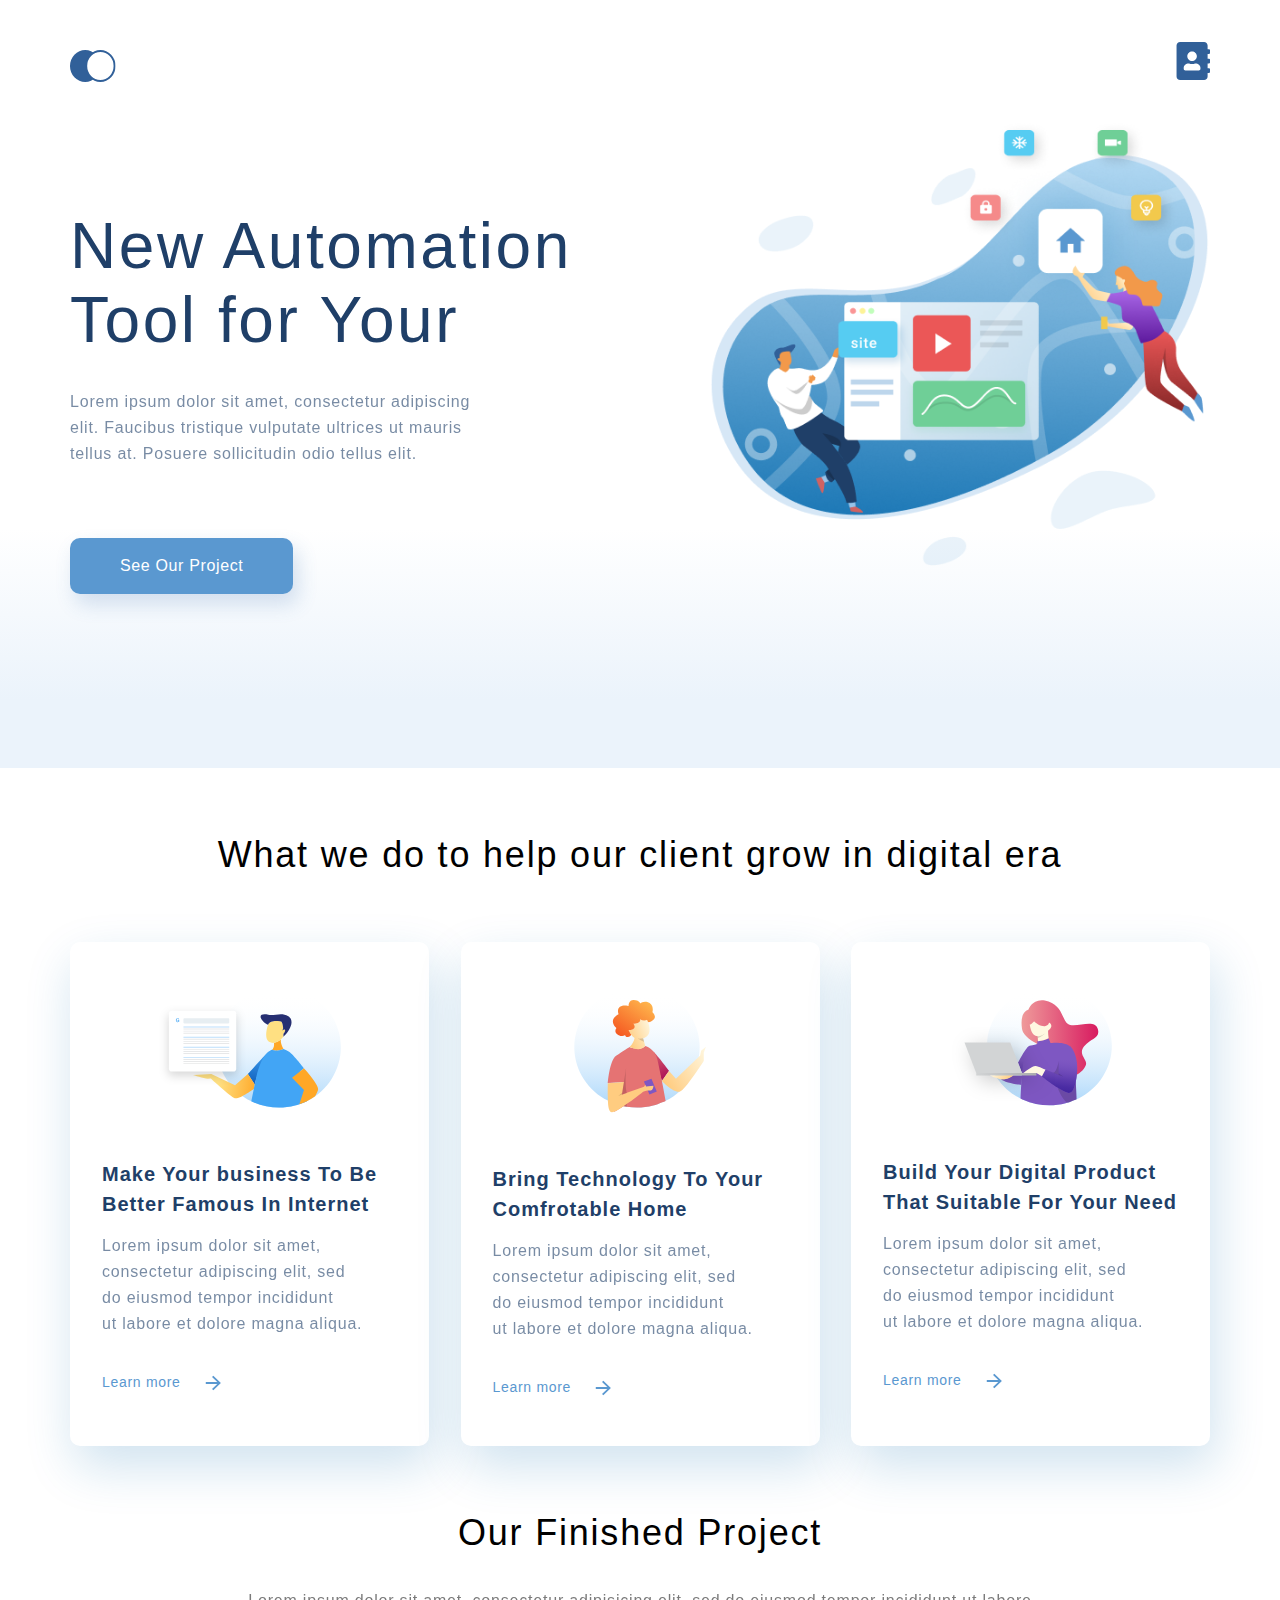
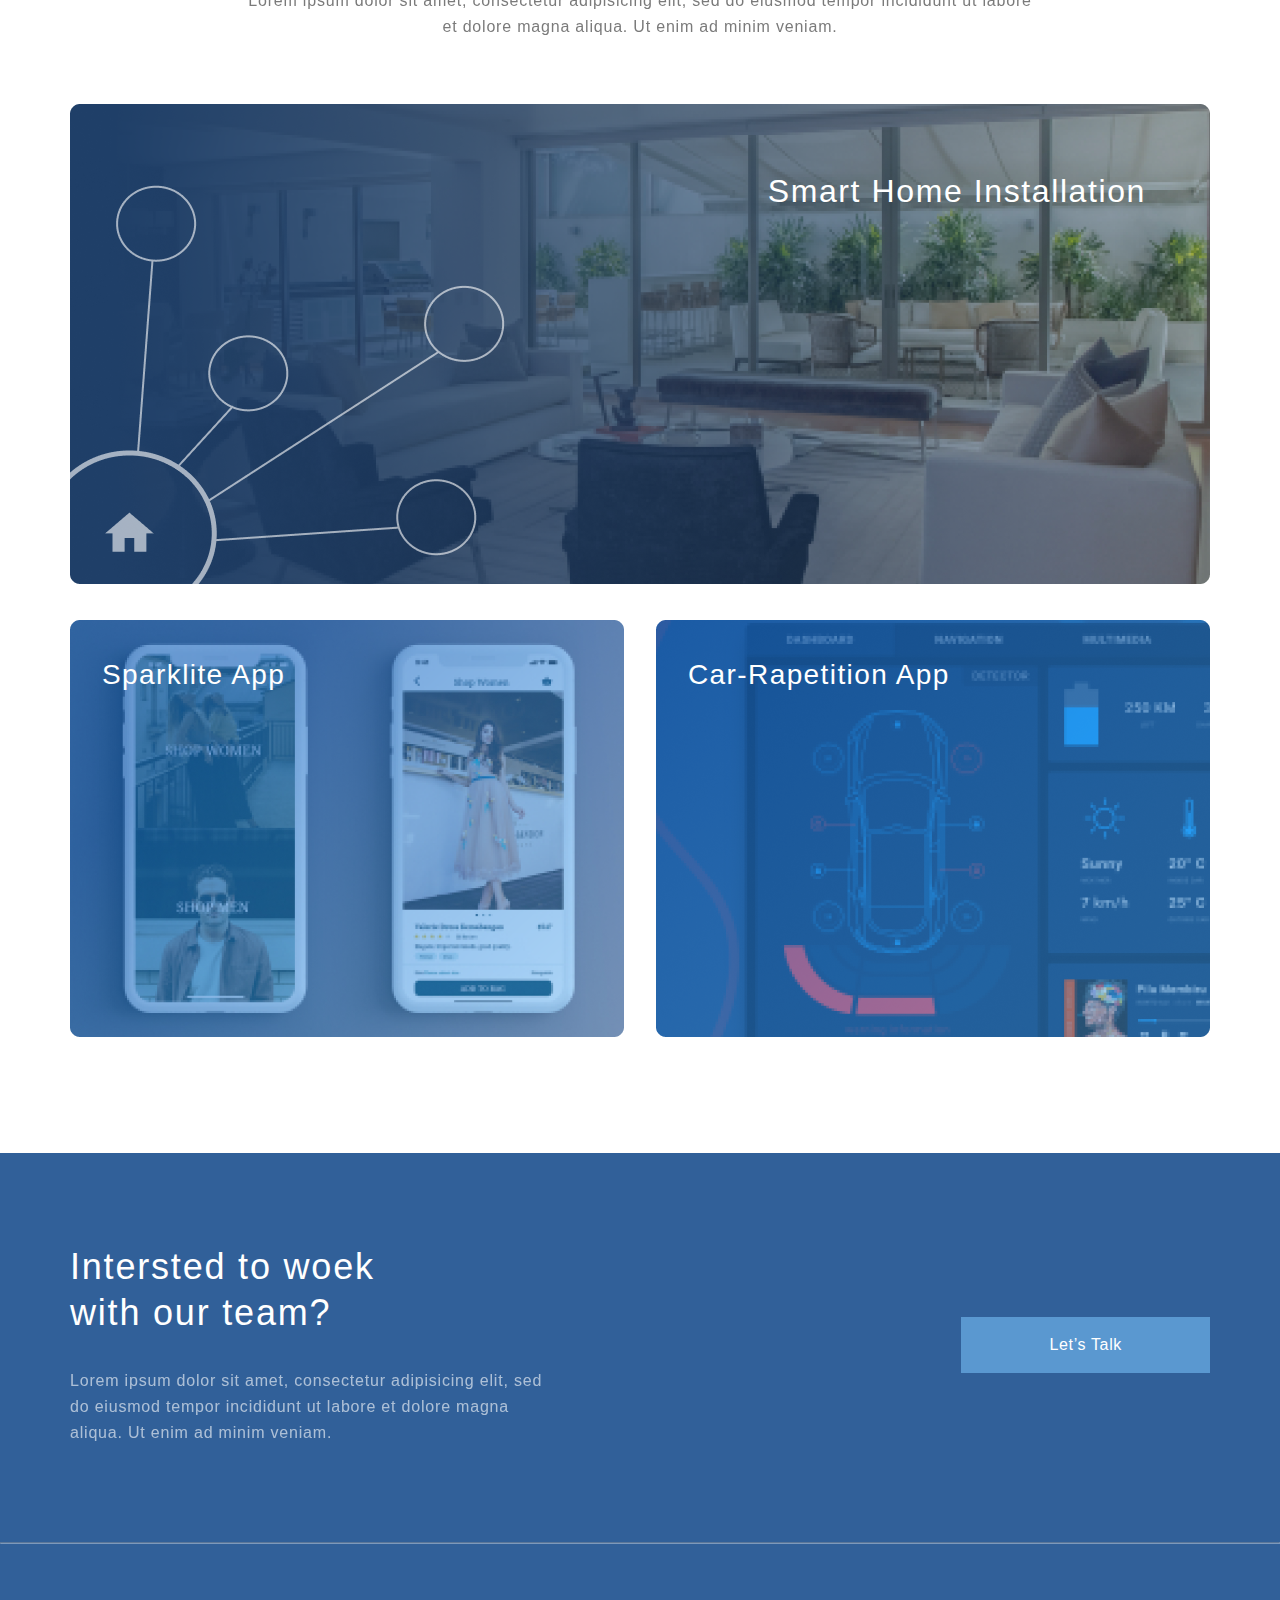
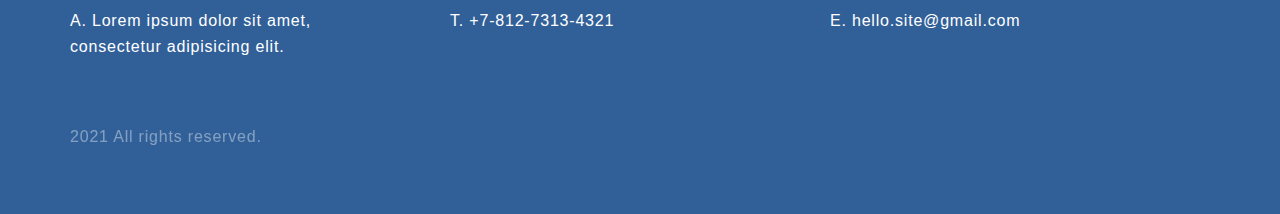
<file: index.html>
<!DOCTYPE html>
<html lang="en">

<head>
    <meta charset="UTF-8" />
    <meta http-equiv="X-UA-Compatible" content="IE=edge" />
    <meta name="viewport" content="width=device-width, initial-scale=1.0" />
    <link rel="stylesheet" href="css/style.css" />
    <title>Главная</title>
</head>

<body>
    <div class="top">
        <div class="container top_box">
            <ul class="header">
                <li>
                    <a href="index.html"><img src="img/logo.svg" alt="logo" /></a>
                </li>
                <li>
                    <a href="contact.html"><img src="img/contact.svg" alt="contact" /></a>
                </li>
            </ul>
            <div class="top_info">
                <h1 class="top_heading">New Automation Tool for Your</h1>
                <p class="text text1">
                    Lorem ipsum dolor sit amet, consectetur adipiscing elit. Faucibus
                    tristique vulputate ultrices ut&nbsp;mauris tellus&nbsp;at. Posuere
                    sollicitudin odio tellus elit.
                </p>
                <a href="" class="top_button">See Our Project</a>
            </div>
        </div>
    </div>
    <div class="what-we-do container">
        <h3 class="heading">
            What we&nbsp;do&nbsp;to&nbsp;help our client grow in&nbsp;digital era
        </h3>
        <div class="card-box">
            <div class="card">
                <img src="img/card-1.svg" class="card_img" alt="card 1" />
                <h4 class="heading-mini">
                    Make Your business To Be Better Famous In Internet
                </h4>
                <p class="text">
                    Lorem ipsum dolor sit amet, consectetur adipiscing elit, sed
                    do&nbsp;eiusmod tempor incididunt ut&nbsp;labore et&nbsp;dolore
                    magna aliqua.
                </p>
                <a href="#" class="card_link">Learn more<img src="img/arrow.svg" class="arrow_img" alt="arrow" /></a>
            </div>
            <div class="card">
                <img src="img/card-2.svg" class="card_img" alt="card 2" />
                <h4 class="heading-mini">
                    Bring Technology To&nbsp;Your Comfrotable Home
                </h4>
                <p class="text">
                    Lorem ipsum dolor sit amet, consectetur adipiscing elit, sed
                    do&nbsp;eiusmod tempor incididunt ut&nbsp;labore et&nbsp;dolore
                    magna aliqua.
                </p>
                <a href="#" class="card_link">Learn more<img src="img/arrow.svg" class="arrow_img" alt="arrow" /></a>
            </div>
            <div class="card">
                <img src="img/card-3.svg" class="card_img" alt="card 3" />
                <h4 class="heading-mini">
                    Build Your Digital Product That Suitable For Your Need
                </h4>
                <p class="text">
                    Lorem ipsum dolor sit amet, consectetur adipiscing elit, sed
                    do&nbsp;eiusmod tempor incididunt ut&nbsp;labore et&nbsp;dolore
                    magna aliqua.
                </p>
                <a href="#" class="card_link">Learn more<img src="img/arrow.svg" class="arrow_img" alt="arrow" /></a>
            </div>
        </div>
    </div>
    <div class="container project">
        <h3 class="heading">Our Finished Project</h3>
        <p class="text text_project">
            Lorem ipsum dolor sit amet, consectetur adipisicing elit, sed
            do&nbsp;eiusmod tempor incididunt ut&nbsp;labore et&nbsp;dolore magna
            aliqua. Ut&nbsp;enim ad&nbsp;minim veniam.
        </p>
        <div class="project_item">
            <img src="img/project-1.png" class="project_img" alt="photo 1" />
            <p class="project_text">Smart Home Installation</p>
        </div>
        <div class="project_parent">
            <div class="project_item project_item_margin">
                <img src="img/project-2.png" class="project_img" alt="photo 2" />
                <p class="project_text_mini">Sparklite App</p>
            </div>
            <div class="project_item">
                <img src="img/project-3.png" class="project_img" alt="photo 3" />
                <p class="project_text_mini">Car-Rapetition App</p>
            </div>
        </div>
    </div>
    <div class="footer">
        <div class="container">
            <div class="footer_top">
                <div class="footer_text">
                    <h3 class="heading footer_heading">
                        Intersted to&nbsp;woek with our team?
                    </h3>
                    <p class="text footer_text">
                        Lorem ipsum dolor sit amet, consectetur adipisicing elit, sed
                        do&nbsp;eiusmod tempor incididunt ut&nbsp;labore et&nbsp;dolore
                        magna aliqua. Ut&nbsp;enim ad&nbsp;minim veniam.
                    </p>
                </div>
                <a href="contact.html" class="footer_button">Let’s Talk</a>
            </div>
        </div>
        <hr />
        <div class="container">
            <div class="footer_bottom">
                <ul class="footer_info">
                    <li class="footer_list">
                        A. Lorem ipsum dolor sit amet, consectetur adipisicing elit.
                    </li>
                    <li class="footer_list">
                        <a href="tel:+781273134321" class="footer_link">T. +7-812-7313-4321</a>
                    </li>
                    <li class="footer_list">
                        <a href="mailto:hello.site@gmail.com" class="footer_link">E. hello.site@gmail.com</a>
                    </li>
                </ul>
                <div class="footer_copy">
                    <p class="text footer_copy_text">2021 All rights reserved.</p>
                </div>
            </div>
        </div>
    </div>
</body>

</html>
</file>
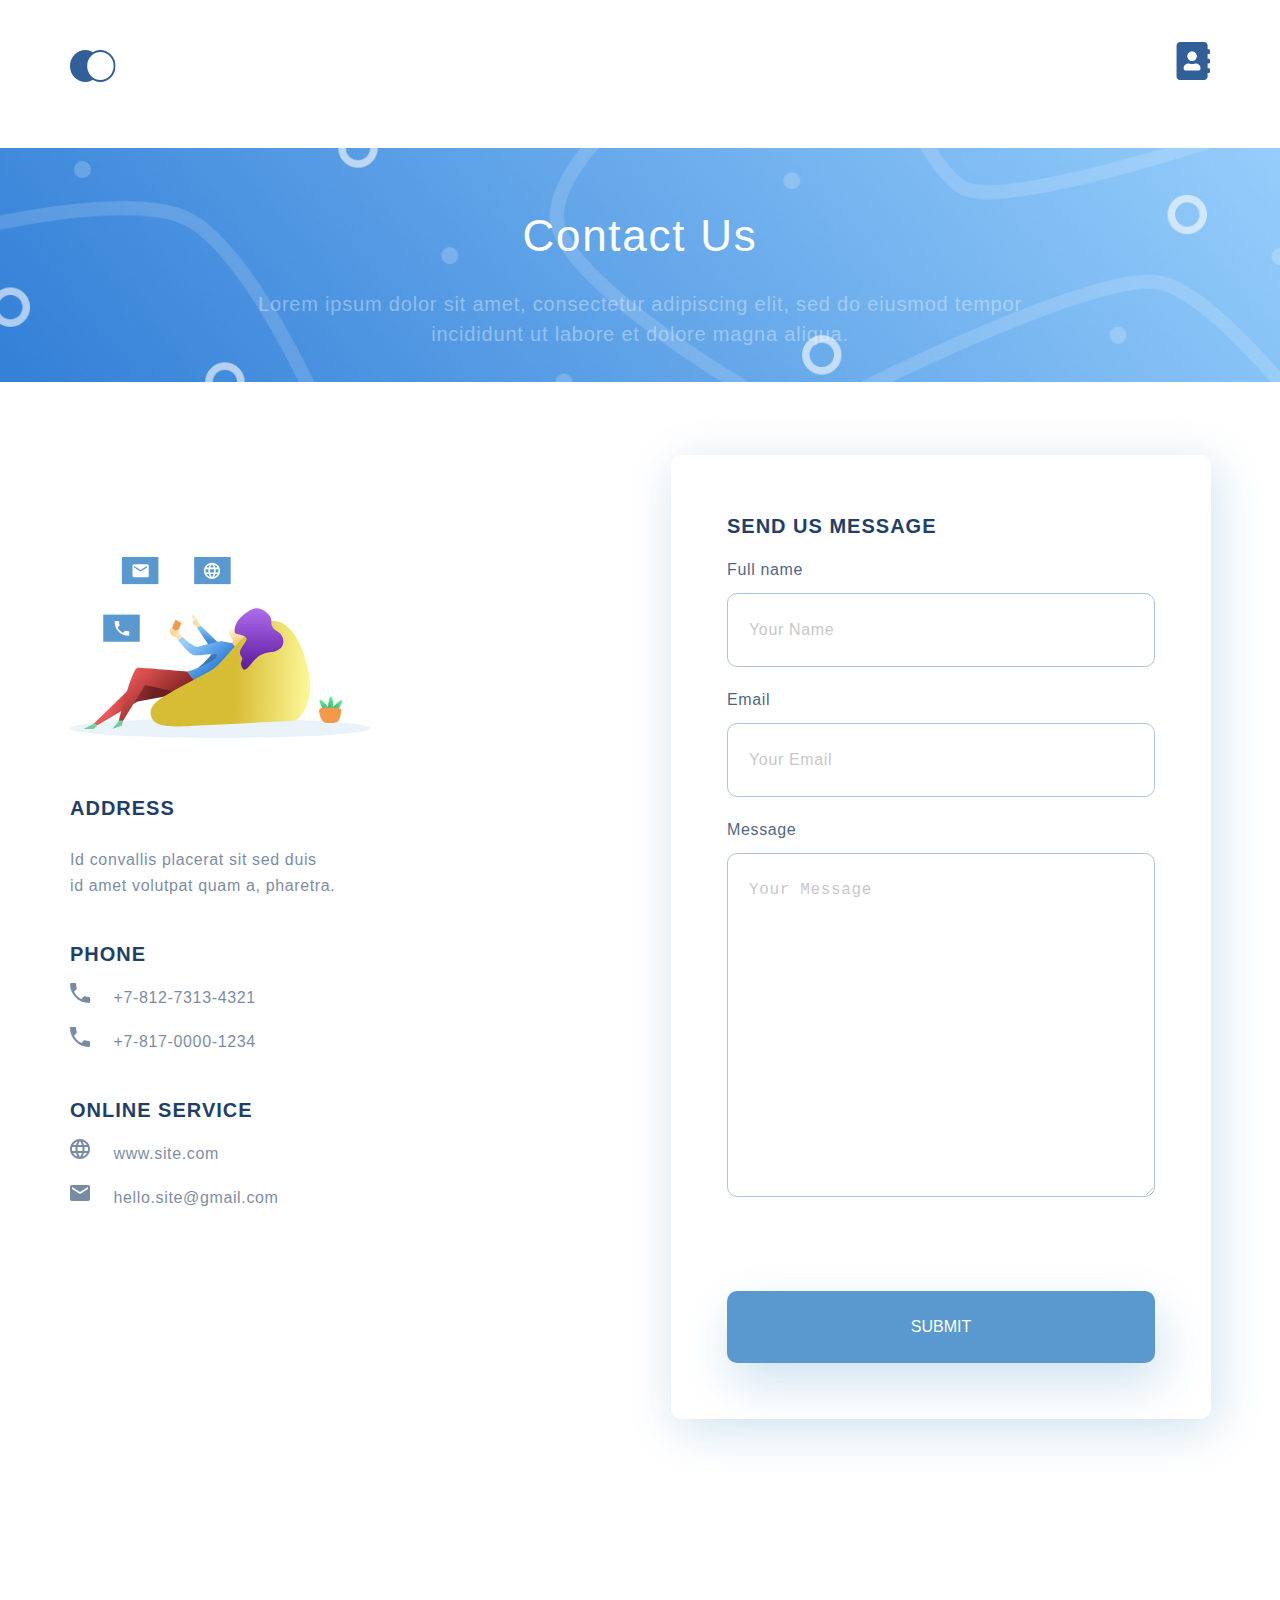
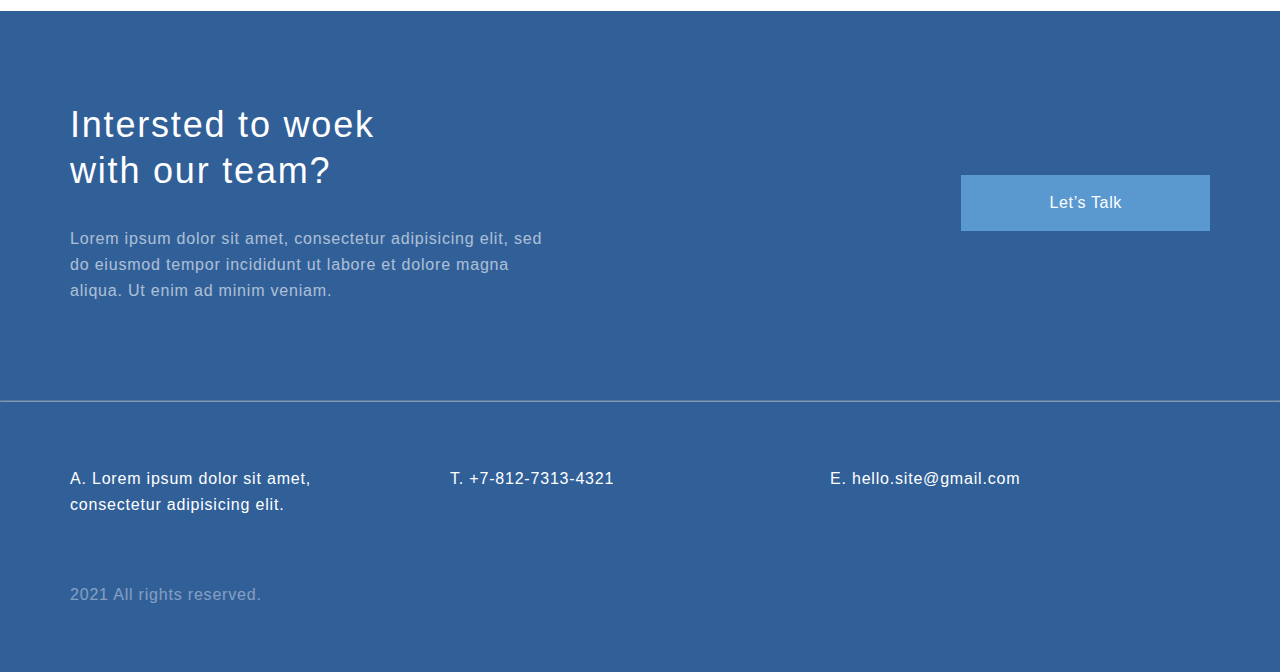
<file: contact.html>
<!DOCTYPE html>
<html lang="en">

<head>
    <meta charset="UTF-8">
    <meta http-equiv="X-UA-Compatible" content="IE=edge">
    <meta name="viewport" content="width=device-width, initial-scale=1.0">
    <title>Контакты</title>
    <link rel="stylesheet" href="css/style.css">
    <link rel="preconnect" href="https://fonts.gstatic.com">
    <link
        href="https://fonts.googleapis.com/css2?family=Roboto:ital,wght@0,300;0,400;0,500;0,700;0,900;1,700;1,900&display=swap"
        rel="stylesheet">
</head>

<body>
    <div class="container top_box">
        <ul class="header">
            <li><a href="index.html"><img src="img/logo.svg" alt="logo"></a></li>
            <li><a href="contact.html"><img src="img/contact.svg" alt="contact"></a></li>
        </ul>
    </div>
    <div class="contacts-header contact_fon">
        <div class="container">
            <h2 class="heading-contacts">Contact Us</h2>
            <p class="text contact_text">Lorem ipsum dolor sit amet, consectetur adipiscing elit, sed do&nbsp;eiusmod
                tempor
                incididunt ut&nbsp;labore et&nbsp;dolore magna aliqua.</p>
        </div>
    </div>
    <form action="#" class="container main">
        <div class="contacts-info">
            <img src="img/contact_group.svg" alt="Contact Group" class="contact_group">
            <h4 class="heading-mini">ADDRESS</h4>
            <p class="contacts_text">Id&nbsp;convallis placerat sit sed duis id&nbsp;amet volutpat quam&nbsp;a,
                pharetra.
            </p>
            <h4 class="heading-mini">PHONE</h4>
            <ul class="contacts_ul">
                <li class="li_first"><svg class="img img_phone" viewBox="0 0 18 18" xmlns="http://www.w3.org/2000/svg">
                        <path
                            d="M3.62 7.79C5.06 10.62 7.38 12.93 10.21 14.38L12.41 12.18C12.68 11.91 13.08 11.82 13.43 11.94C14.55 12.31 15.76 12.51 17 12.51C17.55 12.51 18 12.96 18 13.51V17C18 17.55 17.55 18 17 18C7.61 18 0 10.39 0 1C0 0.45 0.45 0 1 0H4.5C5.05 0 5.5 0.45 5.5 1C5.5 2.25 5.7 3.45 6.07 4.57C6.18 4.92 6.1 5.31 5.82 5.59L3.62 7.79Z" />
                    </svg>
                    <a href="tel:+781273134321" class="contacts_a">+7-812-7313-4321</a>
                </li>
                <li class="li_second">
                    <svg class="img img_phone" viewBox="0 0 18 18" xmlns="http://www.w3.org/2000/svg">
                        <path
                            d="M3.62 7.79C5.06 10.62 7.38 12.93 10.21 14.38L12.41 12.18C12.68 11.91 13.08 11.82 13.43 11.94C14.55 12.31 15.76 12.51 17 12.51C17.55 12.51 18 12.96 18 13.51V17C18 17.55 17.55 18 17 18C7.61 18 0 10.39 0 1C0 0.45 0.45 0 1 0H4.5C5.05 0 5.5 0.45 5.5 1C5.5 2.25 5.7 3.45 6.07 4.57C6.18 4.92 6.1 5.31 5.82 5.59L3.62 7.79Z" />
                    </svg>
                    <a href="tel:+781700001234" class="contacts_a">+7-817-0000-1234</a>
                </li>
            </ul>
            <h4 class="heading-mini">ONLINE SERVICE</h4>
            <ul class="contacts_ul">
                <li class="li_first">
                    <svg class="img img_site" viewBox="0 0 20 20" xmlns="http://www.w3.org/2000/svg">
                        <path
                            d="M9.99 0C4.47 0 0 4.48 0 10C0 15.52 4.47 20 9.99 20C15.52 20 20 15.52 20 10C20 4.48 15.52 0 9.99 0ZM16.92 6H13.97C13.65 4.75 13.19 3.55 12.59 2.44C14.43 3.07 15.96 4.35 16.92 6ZM10 2.04C10.83 3.24 11.48 4.57 11.91 6H8.09C8.52 4.57 9.17 3.24 10 2.04ZM2.26 12C2.1 11.36 2 10.69 2 10C2 9.31 2.1 8.64 2.26 8H5.64C5.56 8.66 5.5 9.32 5.5 10C5.5 10.68 5.56 11.34 5.64 12H2.26ZM3.08 14H6.03C6.35 15.25 6.81 16.45 7.41 17.56C5.57 16.93 4.04 15.66 3.08 14ZM6.03 6H3.08C4.04 4.34 5.57 3.07 7.41 2.44C6.81 3.55 6.35 4.75 6.03 6ZM10 17.96C9.17 16.76 8.52 15.43 8.09 14H11.91C11.48 15.43 10.83 16.76 10 17.96ZM12.34 12H7.66C7.57 11.34 7.5 10.68 7.5 10C7.5 9.32 7.57 8.65 7.66 8H12.34C12.43 8.65 12.5 9.32 12.5 10C12.5 10.68 12.43 11.34 12.34 12ZM12.59 17.56C13.19 16.45 13.65 15.25 13.97 14H16.92C15.96 15.65 14.43 16.93 12.59 17.56ZM14.36 12C14.44 11.34 14.5 10.68 14.5 10C14.5 9.32 14.44 8.66 14.36 8H17.74C17.9 8.64 18 9.31 18 10C18 10.69 17.9 11.36 17.74 12H14.36Z" />
                    </svg>
                    <a href="www.site.com" class="contacts_a">www.site.com</a>
                </li>
                <li class="li_three">
                    <svg class="img img_site" viewBox="0 0 20 16" xmlns="http://www.w3.org/2000/svg">
                        <path
                            d="M18 0H2C0.9 0 0.00999999 0.9 0.00999999 2L0 14C0 15.1 0.9 16 2 16H18C19.1 16 20 15.1 20 14V2C20 0.9 19.1 0 18 0ZM18 4L10 9L2 4V2L10 7L18 2V4Z" />
                    </svg>
                    <a href="hello.site@gmail.com" class="contacts_a">hello.site@gmail.com</a>
                </li>
            </ul>
        </div>
        <div class="card_message">
            <div class="form">
                <h4 class="heading-mini">SEND US MESSAGE</h4>
                <p class="text_message">Full name</p>
                <input class="input-text" type="text" placeholder="Your Name"><br><br>
                <p class="text_message">Email</p>
                <input class="input-text" type="email" placeholder="Your Email"><br><br>
                <p class="text_message">Message</p>
                <textarea class="input-text" cols="30" rows="10" placeholder="Your Message"></textarea><br><br>
                <button class="input-text-message" type="submit">SUBMIT</button>
            </div>
        </div>
    </form>
    <div class="container">
        <script type="text/javascript" charset="utf-8" async
            src="https://api-maps.yandex.ru/services/constructor/1.0/js/?um=constructor%3A2f37c3c7cc2110d090c5591203b7f23a4c018a9c705651bdc9b2642d2287d9d3&amp;width=100%&amp;height=480&amp;lang=ru_RU&amp;scroll=true">
            </script>
    </div>
    <div class="footer">
        <div class="container">
            <div class="footer_top">
                <div class="footer_text">
                    <h3 class="heading footer_heading">Intersted to&nbsp;woek with our team?</h3>
                    <p class="text footer_text">Lorem ipsum dolor sit amet, consectetur adipisicing elit, sed
                        do&nbsp;eiusmod tempor incididunt ut&nbsp;labore et&nbsp;dolore magna aliqua. Ut&nbsp;enim
                        ad&nbsp;minim veniam.</p>
                </div>
                <a href="contact.html" class="footer_button">Let’s Talk</a>
            </div>
        </div>
        <hr>
        <div class="container">
            <div class="footer_bottom">
                <ul class="footer_info">
                    <li class="footer_list">A. Lorem ipsum dolor sit amet, consectetur adipisicing elit.</li>
                    <li class="footer_list"><a href="tel:+781273134321" class="footer_link">T. +7-812-7313-4321</a></li>
                    <li class="footer_list"><a href="mailto:hello.site@gmail.com" class="footer_link">E.
                            hello.site@gmail.com</a>
                    </li>
                </ul>
                <div class="footer_copy">
                    <p class="text footer_copy_text">2021 All rights reserved.</p>
                </div>
            </div>
        </div>
    </div>
</body>

</html>
</file>
<file: css/style.css>
* {
    margin: 0;
    padding: 0;
}

body{
    font-family: 'Roboto', sans-serif;
}

.container {
    max-width: 1140px;
    margin: 0 auto;
}

.top{
    min-height: 768px;
    background: linear-gradient(0deg, #EBF3FB 8.84%, rgba(152, 195, 232, 0) 31.12%);
}

body{
    font-family: sans-serif;
}

.text{
    font-size: 16px;
    line-height: 26px;
    color: #1F3F68;
    letter-spacing: 0.05em;
    opacity: 0.6;
}

.top_box{
    display: flex;
    flex-direction: column;
    height: 100%;
}

.top_info{
    padding-top: 115px;
    flex-grow: 1;
    background-image: url('../img/top_back.png');
    background-repeat: no-repeat;
    background-position: right center;
    background-size: 44%;
}

.top_heading{
    font-size: 64px;
    color: #1F3F68;
    width: 510px;
    line-height: 74px;
    font-weight: 300;
    letter-spacing: 0.04em;
    margin-bottom: 32px;
}

.top_button{
    font-size: 16px;
    line-height: 26px;
    text-align: center;
    letter-spacing: 0.04em;
    color: #FFFFFF;
    background: #5A98D0;
    box-shadow: 5px 10px 20px rgba(53, 110, 173, 0.2);
    border-radius: 10px;
    padding: 15px 50px;
    text-decoration: none;
    display: inline-block;
    margin-top: 71px;
}

.heading-contacts{
    font-weight: 500;
    font-size:44px;
    text-align: center;
}

.what-we-do{
    padding-top: 64px;
}

.heading{
    font-size: 36px;
    text-align: center;
    font-weight: 300;
    font-size: 36px;
    line-height: 46px;
    letter-spacing: 0.05em;

}

.heading-mini{
    font-size: 20px;
    line-height: 30px;
    color: #1F3F68;
    letter-spacing: 0.05em;
    margin-bottom: 14px;
}

.header{
    display: flex;
    justify-content: space-between;
    list-style-type: none;
    padding-top: 42px;
}

.project_img{
    max-width: 100%;
}

.project_item{
    position: relative;
    flex-grow: 1;
}

.project_parent{
    display: flex;
    justify-content: space-between;
    margin-top: 32px;
}

.project_text{
    font-size: 32px;
    line-height: 46px;
    text-align: right;
    letter-spacing: 0.05em;
    color: #FFFFFF;
    position: absolute;
    top: 64px;
    right: 64px;
}

.project_text_mini{
    font-size: 28px;
    line-height: 46px;
    letter-spacing: 0.05em;
    color: #FFFFFF;
    position: absolute;
    top: 32px;
    left: 32px;
}

.project_item_margin{
    margin-right: 32px;
}

input, textarea{
    border: 1px solid #356EAD;
    box-sizing: border-box;
    border-radius: 10px;
    opacity: 0.4;
}

button{
    background: #5A98D0;
    box-shadow: 5px 20px 50px rgba(16, 112, 177, 0.2);
    border-radius: 10px;
    font-weight: 500;
    font-size: 16px;
    line-height: 26px;
    text-align: center;
    color: #FFFFFF;
    text-transform: uppercase;
}
.content{
    display: flex;
    justify-content: space-around;
}

.card-box{
    display: flex;
    justify-content: space-between;
    padding-top: 64px;
    padding-bottom: 64px;
}

.card{
    width: 359px;
    padding: 44px 32px;
    box-sizing: border-box;
    background: #FFFFFF;
    box-shadow: 5px 20px 50px rgba(16, 112, 177, 0.2);
    border-radius: 10px;
    display: flex;
    flex-direction: column;
}

.card_link{
    font-size: 14px;
    line-height: 30px;
    letter-spacing: 0.05em;
    color: #5A98D0;
    text-decoration: none;
    padding-top: 30px;
}

.card_img{
    align-self: center;
    margin-bottom: 51px;
}

.arrow_img{
    position: relative;
    left: 24px;
    top: 4px;
}

.text1{
    width: 425px;
}

.text_project{
    margin: 32px auto 64px;
    width: 75%;
    color: #222222;
    opacity: 1px;
    text-align: center;

}

.footer{
    margin-top: 112px;
    padding-bottom: 64px;
    padding-top: 91px;
    background: #316099;
}

.footer_top{
    padding-bottom: 96px;
    display: flex;
    justify-content: space-between;
    align-items: center;
}

.footer_text{
    width: 495px;
    color: #FFFFFF;
}

.footer_buttom{
    padding-bottom: 96px;
    display: flex;
    justify-content: space-between;
    align-items: center;
}

.footer_heading{
    width: 340px;
    text-align: left;
    margin-bottom: 32px;
    color: #FFFFFF;
}


.footer_button{
    font-size: 16px;
    line-height: 26px;
    text-align: center;
    letter-spacing: 0.04em;
    color: #FFFFFF;
    padding: 15px 88px;
    text-decoration: none;
    background: #5A98D0;
}

hr{
    opacity: 0.4;
}

.footer_list{
    font-size: 16px;
    line-height: 26px;
    letter-spacing: 0.05em;
    color: #FFFFFF;
    display: flex;
    margin-right: 50px;
    list-style-type: none;
    flex-basis: 33.3333%;
    flex-grow: 1;
}

.footer_link{
    color: #FFFFFF;
    text-decoration: none;
}

.footer_copy{
    margin-top: 64px;
}

.footer_info{
    display: flex;
    justify-content: space-between;
    margin-top: 64px;
}

.footer_copy_text{
    font-size: 16px;
    line-height: 26px;
    letter-spacing: 0.05em;
    color: #FFFFFF;
    opacity: 0.4;
}

.contacts-header{
    height: 250px;
}

.contact_fon{
    background-size: 100%;
    background-image: url('../img/contact_us.png');
    background-repeat: no-repeat;
    margin-top: 54px;
    margin-bottom: 57px;
}

.heading-contacts{
    padding-top: 51px;
    font-weight: 500;
    font-size: 44px;
    line-height: 74px;
    text-align: center;
    letter-spacing: 0.04em;
    color: #FFFFFF;
}

.contact_text{
    color: rgba(255, 255, 255, 0.6);
    font-size: 20px;
    line-height: 30px;
    text-align: center;
    letter-spacing: 0.04em;
    width: 780px;
    margin: 0 auto;
    margin-top: 16px;
}

.heading-contacts{
    font-weight: 500;
    font-size: 44px;
    line-height: 74px;
    text-align: center;
    letter-spacing: 0.04em;
    color: #FFFFFF;
}

.main{
    display: flex;
}

.contacts-info{
    width: 299px;
    margin-right: 102px;
}

.contact_group{
    margin-bottom: 51px;
    margin-top: 102px;
}

.contacts_text{
    font-weight: 300;
    font-size: 16px;
    line-height: 26px;
    letter-spacing: 0.04em;
    color: #1F3F68;
    opacity: 0.6;
    margin-top: 24px;
    margin-bottom: 40px;
}

.contacts_ul{
    list-style-type: none;
}

.contacts_a{
    font-size: 16px;
    line-height: 26px;
    letter-spacing: 0.04em;
    color: #1F3F68;
    text-decoration: none;
    opacity: 0.6;
}

.li_first{
    margin-bottom: 16px;
}

.li_second{
    margin-bottom: 40px;
}

.li_three{
    margin-bottom: 150px;
}

.img{
    opacity: 0.6;
    fill: #1F3F68;
    margin-right: 19px;
}

.img_phone{
    width: 20px;
    height: 20px;
}

.img_site{
    width: 20px;
    height: 20px;
}

.img_email{
    width: 20px;
    height: 16px;
}

.text_message{
    font-size: 16px;
    line-height: 30px;
    letter-spacing: 0.04em;
    color: #1F3F68;
    opacity: 0.8;
    margin-bottom: 8px;
}

.input-text{
    opacity: 0.4;
    border: 1px solid #356EAD;
    box-sizing: border-box;
    border-radius: 10px;
    padding: 21px;
    width: 428px;
    font-weight: 300;
    font-size: 16px;
    line-height: 30px;
    letter-spacing: 0.04em;
}

.input-text-message{
    background: #5A98D0;
    box-shadow: 5px 20px 50px rgba(16, 112, 177, 0.2);
    border-radius: 10px;
    padding: 23px;
    margin-top: 72px;
    width: 428px;
    border-style: none;
}

.card_message{
    width: 540px;
    padding: 56px;
    box-sizing: border-box;
    display: flex;
    flex-direction: column;
    background: #FFFFFF;
    box-shadow: 5px 10px 50px rgba(16, 112, 177, 0.2);
    border-radius: 10px;
    margin-bottom: 80px;
    margin-left: 200px;
}

@media (max-width: 1024px) {
    .container{
        padding-left: 32px;
        padding-right: 32px;
    }

    .top_info{
        background-position: right 280px;
    }

    .card-box{
        flex-direction: column;
        align-items: center;
    }

    .card{
        margin-bottom: 32px;
    }

    .footer{
        padding-top: 48px;
    }

    .footer_button{
        padding: 4px 31px;
    }

    .footer_info{
        flex-direction: column;
    }

    .footer_list{
        margin-bottom: 24px;
    }
}

@media (max-width: 667px){
    .header{
        padding-top: 24px;
    }

    .top{
        min-height: 376px;
        padding-bottom: 41px;
        box-sizing: border-box;
    }

    .top_info{
        padding-top: 36px;
        display: flex;
        flex-direction: column;
        align-items: center;
        background-image: none;
    }

    .top_heading{
        width: 100%;
        font-size: 32px;
        line-height: 37px;
        margin-bottom: 12px;
        text-align: center;
    }

    .top_text{
        width: 100%;
        text-align: center;
    }

    .top_button{
        font-size: 12px;
        line-height: 26px;
        padding: 0 8px;
    }

    .heading{
        tab-size: 24px;
        line-height: 28px;
    }

    .what-we-do{
        padding-top: 48px;
    }

    .card-box{
        padding-top: 32px;
    }

    .card{
        width: 100%;
    }

    .text_project{
        width: 100px;
    }

    .project_text{
        font-size: 16px;
        line-height: 19px;
        top: 16px;
        right: 16px;
    }

    .project_text_mini{
        left: 16px;
    }

    .project_parent{
        flex-direction: column;
        margin-top: 16px;
    }

    .project_item_margin{
        margin-right: 0;
        margin-bottom: 16px;
    }

    .footer{
        padding-top: 18px;
        padding-bottom: 32px;
    }

    .footer_top{
        flex-direction: column;
        padding-bottom: 41px;
    }

    .footer_text{
        width: 100%;
    }

    .footer_heading{
        width: 75%;
        margin: 0 auto 32px;
        text-align: center;
    }

    .footer_text{
        text-align: center;
        margin-bottom: 40px;
    }

    .footer_info{
        display: flex;
        justify-content: space-between;
        margin-top: 64px;
    }

    .footer_list{
        margin-bottom: 18px;
    }

    .footer_copy{
        margin-bottom: 32px;

    }
}
</file>
